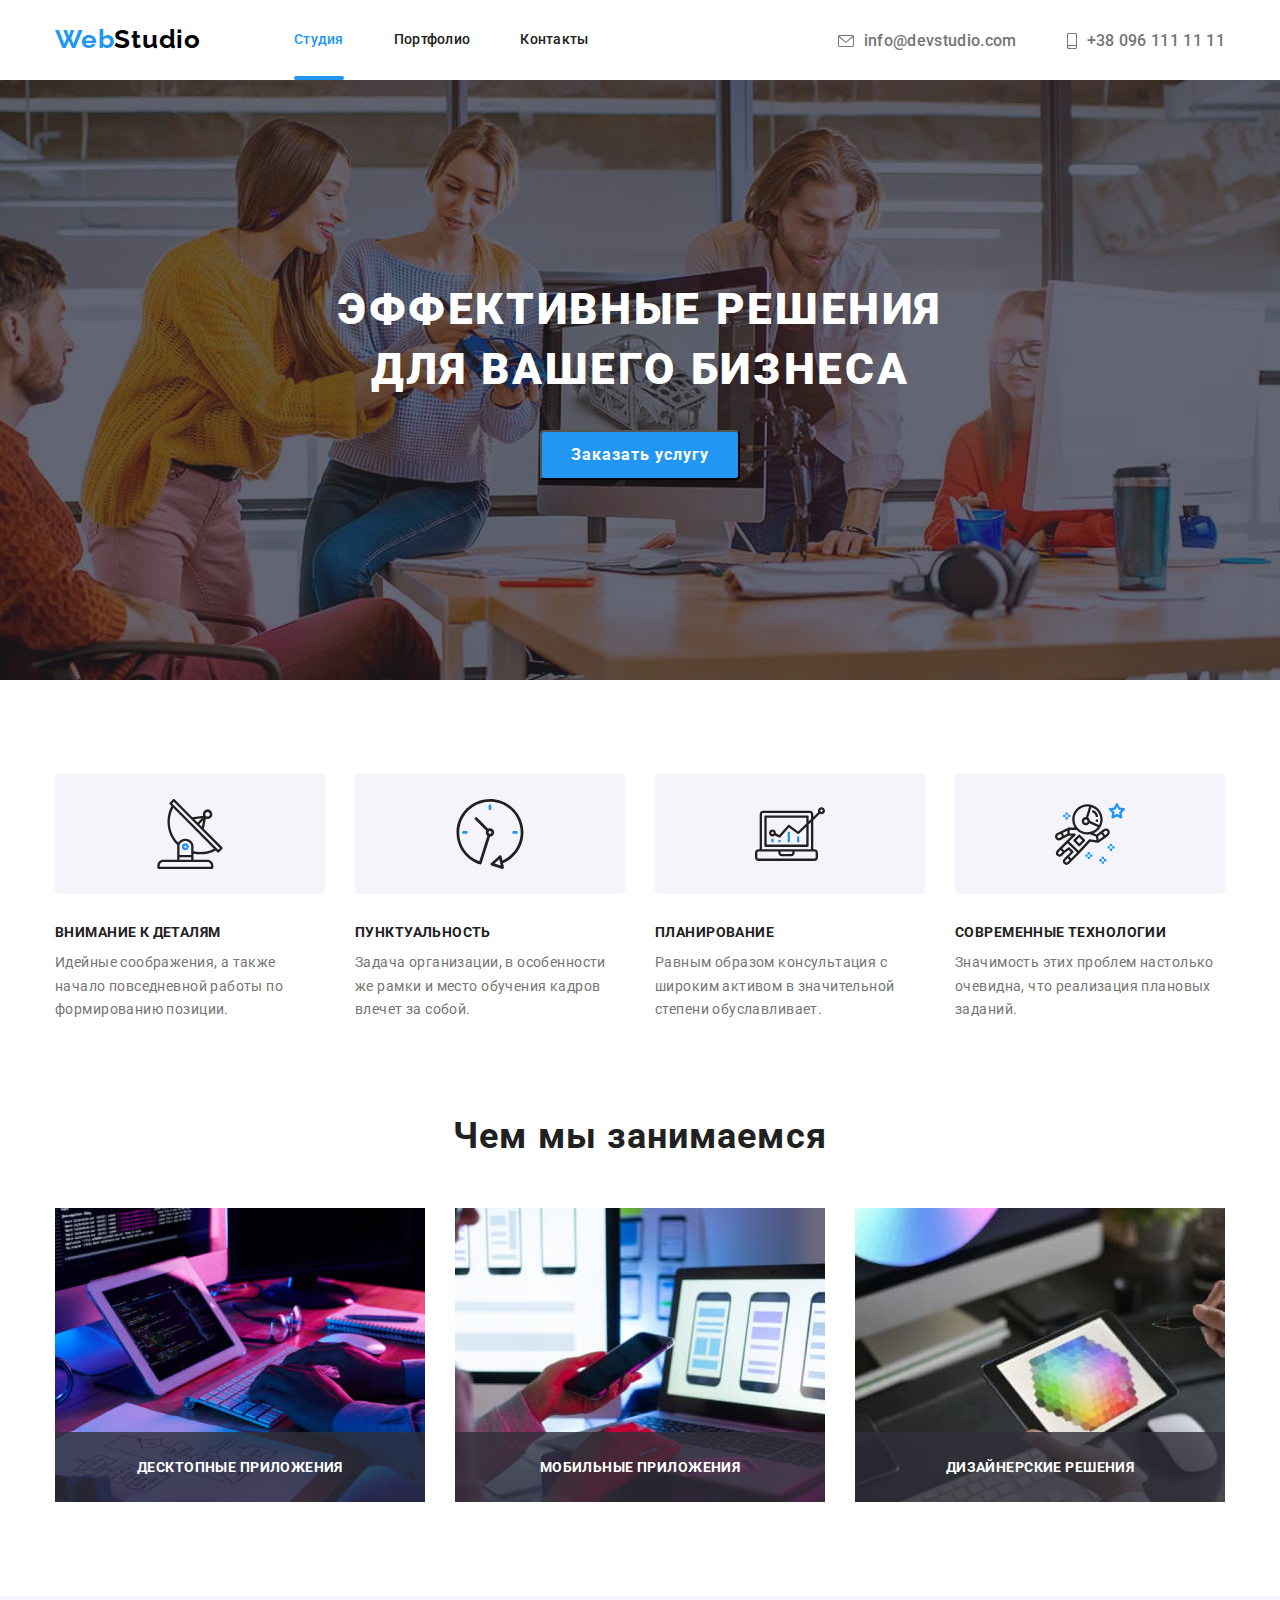
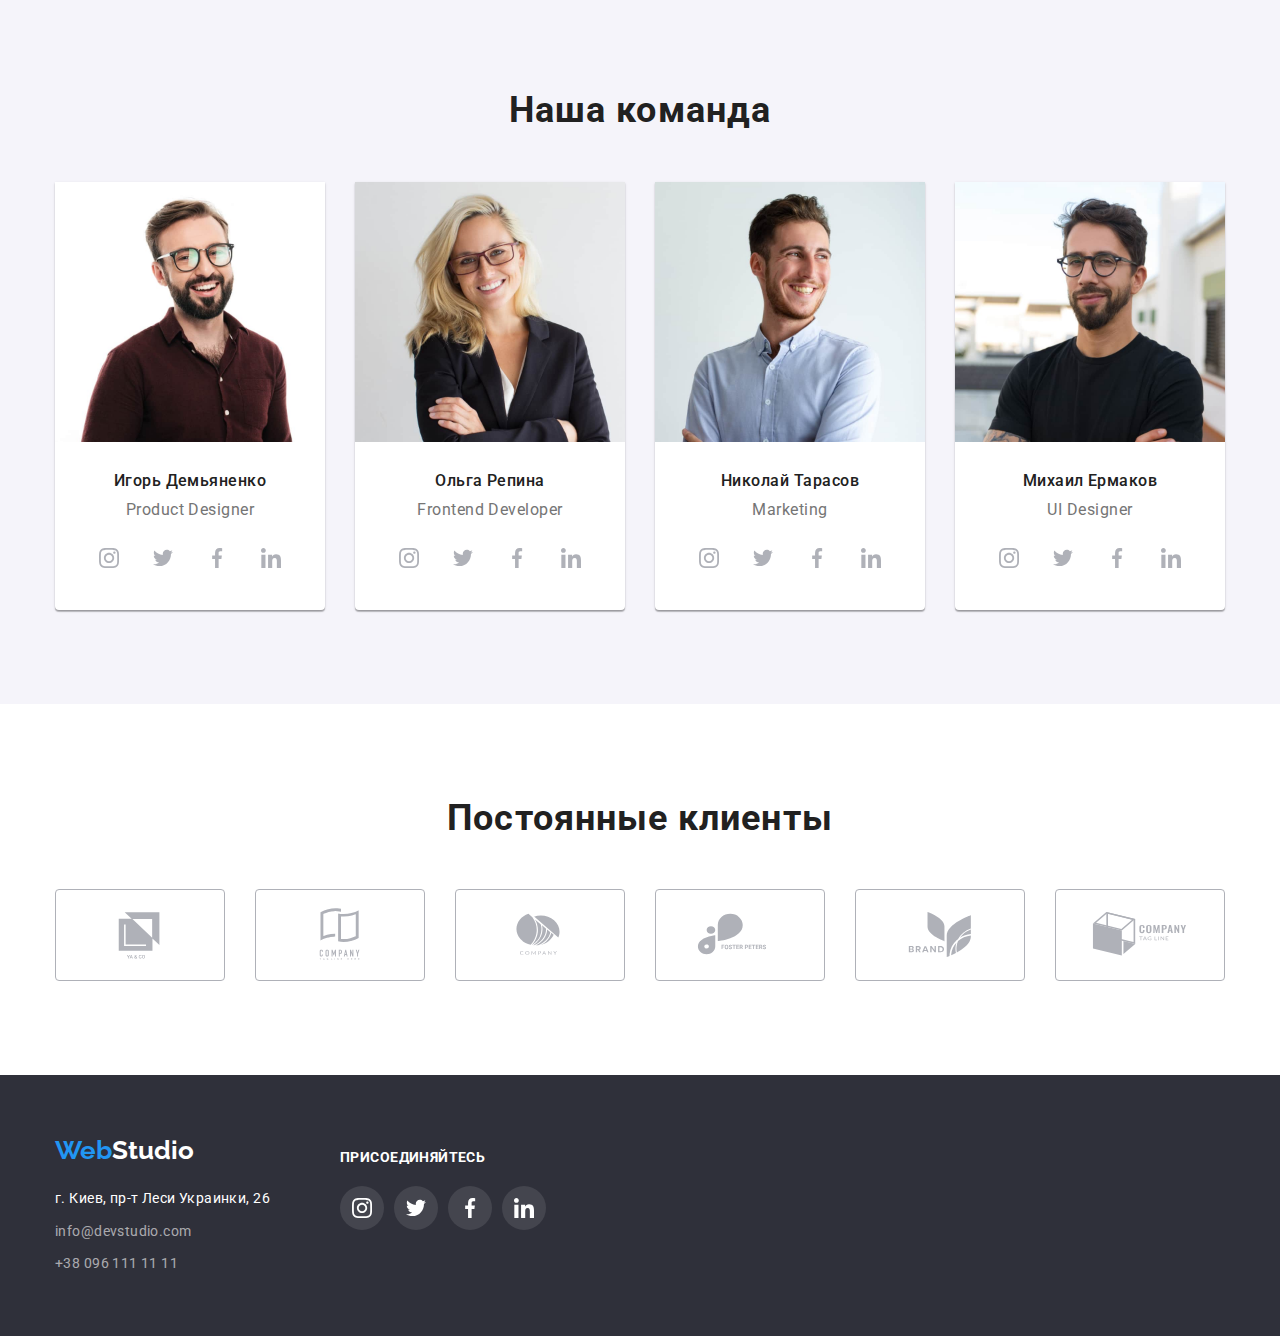
<file: index.html>
<!DOCTYPE html>
<html lang="en">
<head>
    <meta charset="UTF-8">
    <meta http-equiv="X-UA-Compatible" content="IE=edge">
    <meta name="viewport" content="width=device-width, initial-scale=1.0">
    <title>goit-markup-hw-01</title>
    <link rel="preconnect" href="https://fonts.googleapis.com">
    <link rel="preconnect" href="https://fonts.gstatic.com" crossorigin>
    <link href="https://fonts.googleapis.com/css2?family=Roboto:wght@400;500;700;900&display=swap" rel="stylesheet">
    <link href="https://fonts.googleapis.com/css2?family=Raleway:wght@700&family=Roboto:wght@400;500;700;900&display=swap"
        rel="stylesheet">
    <link rel="stylesheet" href="https://cdnjs.cloudflare.com/ajax/libs/modern-normalize/1.1.0/modern-normalize.min.css">

    <link rel="stylesheet" href="css/styles.css">
    
</head>
<body>
    <header class="header" >
                <div class="container">
                    <div class="header-box"> 
                        <nav class="nav-box">
                            <a href="./index.html" class="logo"> <span>Web</span>Studio</a>
                            <ul class="nav-list">
                                <li class="item"><a href="./index.html" class="nav-link current">Студия</a></li>
                                <li class="item"><a href="./portfolio.html" class="nav-link">Портфолио</a></li>
                                <li class="item"><a href="#" class="nav-link">Контакты</a></li>
                            </ul>
                        </nav>
                        <ul class="contact-list">
                                <li class="item">
                                    <a href="mailto:info@devstudio.com" class="contact">
                                        <svg class="envelope">
                                            <use href="./images/symbol-defs.svg#icon-envelope"></use>
                                        </svg> 
                                        info@devstudio.com
                                    </a>

                                </li>
                                <li class="item">
                                    <a href="tel:+380961111111" class="contact" >
                                        <svg class="smartphone">
                                            <use href="./images/symbol-defs.svg#icon-smartphone"></use>
                                        </svg>
                                        +38 096 111 11 11
                                    </a>

                                </li>
                        </ul>
                    </div>
                </div>
    </header>
    <main >
            <!--hero-->
            <section class="hero">
                    <div class="container" >
                        <h1 class="design-title">Эффективные решения <br> для вашего бизнеса</h1>
                        <button type="button" class="button-name" data-modal-open>Заказать услугу</button>
                    </div>
            </section>
            <!--features of work-->
            <section class="features-section" >
                <div class="container">
                    <h2 class="visually-hidden">особенности</h2>             
                        <ul class=work-flex>
                            <li class="item">
                                <div class="features-container-icon">
                                    <svg class="features-icon">
                                        <use href="./images/symbol-defs.svg#icon-antenna-1"></use>
                                    </svg>
                                </div>
                                <h3 class="work-title">Внимание к деталям</h3>
                                <p class="work-text">Идейные соображения, а также начало повседневной работы по формированию позиции.</p>
                            </li>
                            <li class="item">
                                <div class="features-container-icon">
                                    <svg class="features-icon">
                                        <use href="./images/symbol-defs.svg#icon-clock-1"></use>
                                    </svg>
                                </div>
                                <h3 class="work-title">Пунктуальность</h3>
                                <p class="work-text" >Задача организации, в особенности же рамки и место обучения кадров влечет за собой.</p>
                            </li>
                            <li class="item">
                                <div class="features-container-icon">
                                    <svg class="features-icon">
                                        <use href="./images/symbol-defs.svg#icon-diagram-1"></use>
                                    </svg>
                                </div>
                                <h3 class="work-title">Планирование</h3>
                                <p class="work-text" >Равным образом консультация с широким активом в значительной степени обуславливает.</p>
                            </li>
                            <li class="item" >
                                <div class="features-container-icon">
                                    <svg class="features-icon">
                                        <use href="./images/symbol-defs.svg#icon-astronaut-1"></use>
                                    </svg>
                                </div>
                                <h3 class="work-title">Современные технологии</h3>
                                <p class="work-text" >Значимость этих проблем настолько очевидна, что реализация плановых заданий.</p>
                            </li>
                        </ul>
                </div>
            </section>
            <!--foto-->
            <section class="section">
                <div class="container">
                    <h2 class="work-team-item">Чем мы занимаемся</h2>
                    <ul class="work-flex" >
                        <li class="item-foto">
                            <img src="images/whatwedo1.jpg" class="work-img" alt="планшет с клавиатурой" width="370">
                            <p class="foto-text">Десктопные приложения</p>
                        </li>
                        <li class="item-foto">
                            <img src="images/whatwedo2.jpg" alt="ноутбук с телефоном" width="370">
                            <p class="foto-text">Мобильные приложения</p>
                        </li>
                        <li class="item-foto">
                            <img src="images/whatwedo3.jpg" alt="планшет" width="370">
                            <p class="foto-text">Дизайнерские решения</p>
                        </li>
                    </ul>
                </div>
            </section>
            <!--team-->
            <section class="section-our-team">
                <div class="container">
                    <h2 class="our-team-item">Наша команда</h2>
                        <ul class="work-flex" >
                            <li class="team-item">
                                <img src="images/igordemyanenko.jpg" alt="фото Игоря Демьяненко" width="270">
                                <div class="container-team-item">
                                    <h3 class="work-team-name">Игорь Демьяненко</h3>
                                    <p class="work-position">Product Designer</p>
                                    <ul class="sm-flex" >
                                        <li class="sm-list">
                                            <a href="#" class="sm-icon-link">
                                                <svg class="sm-icon"  width="20" height="20" >
                                                    <use href="./images/symbol-defs.svg#icon-instagram-2"></use>
                                                </svg>
                                            </a>
                                        </li>
                                        <li class="sm-list" >
                                            <a href="#" class="sm-icon-link">
                                                <svg class="sm-icon" width="20px" height="20" >
                                                    <use href="./images/symbol-defs.svg#icon-twitter-1"></use>
                                                </svg>
                                            </a>
                                        </li>
                                        <li class="sm-list" >
                                            <a href="#" class="sm-icon-link">
                                                <svg class="sm-icon" width="20" height="20" >
                                                    <use href="./images/symbol-defs.svg#icon-facebook-1"></use>
                                                </svg>
                                            </a>
                                        </li>
                                        <li class="sm-list">
                                            <a href="#" class="sm-icon-link">
                                                <svg class="sm-icon" width="20" height="20" >
                                                    <use href="./images/symbol-defs.svg#icon-linkedin-1"></use>
                                                </svg>
                                            </a>
                                        </li>
                                    </ul>
                                </div>
                            </li>
                            <li class="team-item" >
                                <img src="images/olgarepina.jpg" alt="Ольга Репина" width="270">
                                <div class="container-team-item">
                                    <h3 class="work-team-name" >Ольга Репина</h3>
                                    <p class="work-position">Frontend Developer</p>
                                    <ul class="sm-flex">
                                        <li class="sm-list">
                                            <a href="#" class="sm-icon-link">
                                                <svg class="sm-icon" width="20" height="20">
                                                    <use href="./images/symbol-defs.svg#icon-instagram-2"></use>
                                                </svg>
                                            </a>
                                        </li>
                                        <li class="sm-list">
                                            <a href="#" class="sm-icon-link">
                                                <svg class="sm-icon" width="20px" height="20">
                                                    <use href="./images/symbol-defs.svg#icon-twitter-1"></use>
                                                </svg>
                                            </a>
                                        </li>
                                        <li class="sm-list">
                                            <a href="#" class="sm-icon-link">
                                                <svg class="sm-icon" width="20" height="20">
                                                    <use href="./images/symbol-defs.svg#icon-facebook-1"></use>
                                                </svg>
                                            </a>
                                        </li>
                                        <li class="sm-list">
                                            <a href="#" class="sm-icon-link">
                                                <svg class="sm-icon" width="20" height="20">
                                                    <use href="./images/symbol-defs.svg#icon-linkedin-1"></use>
                                                </svg>
                                            </a>
                                        </li>
                                    </ul>
                                </div>
                            </li>
                            <li class="team-item" >
                                <img src="images/nikolaytarasov.jpg" alt="Николай Тарасов" width="270">
                                <div class="container-team-item">
                                    <h3 class="work-team-name">Николай Тарасов</h3>
                                    <p class="work-position">Marketing</p>
                                    <ul class="sm-flex">
                                        <li>
                                            <a href="#" class="sm-icon-link">
                                                <svg class="sm-icon" width="20" height="20">
                                                    <use href="./images/symbol-defs.svg#icon-instagram-2"></use>
                                                </svg>
                                            </a>
                                        </li>
                                        <li>
                                            <a href="#" class="sm-icon-link">
                                                <svg class="sm-icon" width="20px" height="20">
                                                    <use href="./images/symbol-defs.svg#icon-twitter-1"></use>
                                                </svg>
                                            </a>
                                        </li>
                                        <li>
                                            <a href="#" class="sm-icon-link">
                                                <svg class="sm-icon" width="20" height="20">
                                                    <use href="./images/symbol-defs.svg#icon-facebook-1"></use>
                                                </svg>
                                            </a>
                                        </li>
                                        <li>
                                            <a href="#" class="sm-icon-link">
                                                <svg class="sm-icon" width="20" height="20">
                                                    <use href="./images/symbol-defs.svg#icon-linkedin-1"></use>
                                                </svg>
                                            </a>
                                        </li>
                                    </ul>
                                </div>
                            </li>
                            <li class="team-item" >
                                <img src="images/mikhailermakov.jpg" alt="Михаил Ермаков" width="270">
                                <div class="container-team-item">
                                    <h3 class="work-team-name" >Михаил Ермаков</h3>
                                    <p class="work-position" >UI Designer</p>
                                    <ul class="sm-flex">
                                        <li>
                                            <a href="#" class="sm-icon-link">
                                                <svg class="sm-icon" width="20" height="20">
                                                    <use href="./images/symbol-defs.svg#icon-instagram-2"></use>
                                                </svg>
                                            </a>
                                        </li>
                                        <li>
                                            <a href="#" class="sm-icon-link">
                                                <svg class="sm-icon" width="20px" height="20">
                                                    <use href="./images/symbol-defs.svg#icon-twitter-1"></use>
                                                </svg>
                                            </a>
                                        </li>
                                        <li>
                                            <a href="#" class="sm-icon-link">
                                                <svg class="sm-icon" width="20" height="20">
                                                    <use href="./images/symbol-defs.svg#icon-facebook-1"></use>
                                                </svg>
                                            </a>
                                        </li>
                                        <li>
                                            <a href="#" class="sm-icon-link">
                                                <svg class="sm-icon" width="20" height="20">
                                                    <use href="./images/symbol-defs.svg#icon-linkedin-1"></use>
                                                </svg>
                                            </a>
                                        </li>
                                    </ul>
                                </div>
                            </li>
                        </ul>
                </div>
            </section>
            <!--our custamer-->
            <section class="section">
                <div class="container">
                    <h2 class="work-team-item">Постоянные клиенты</h2>
                    <ul class="work-flex">
                        <li class="custamer-cntr" >
                                <a href="#" class="custamer-link">
                                    <svg class="custamer-icon">
                                        <use href="./images/symbol-defs.svg#icon-logoyaco"></use>
                                    </svg>
                                </a>
                        </li>
                        <li class="custamer-cntr">
                                <a href="#" class="custamer-link" >
                                    <svg class="custamer-icon">
                                        <use href="./images/symbol-defs.svg#icon-logocompanytaglinehere"></use>
                                    </svg>
                                </a>
                        </li>
                        <li class="custamer-cntr" > 
                                <a href="#" class="custamer-link">
                                    <svg class="custamer-icon">
                                        <use href="./images/symbol-defs.svg#icon-logocompane"></use>
                                    </svg>
                                </a>
                        </li>
                        <li class="custamer-cntr" >
                                <a href="#" class="custamer-link">
                                    <svg class="custamer-icon">
                                        <use href="./images/symbol-defs.svg#icon-logofoster"></use>
                                    </svg>
                                </a>
                        </li>
                        <li class="custamer-cntr" >
                                <a href="#" class="custamer-link">
                                    <svg class="custamer-icon">
                                        <use href="./images/symbol-defs.svg#icon-logobrand"></use>
                                    </svg>
                                </a>
                        </li>
                        <li class="custamer-cntr">
                            <a href="#" class="custamer-link">
                                    <svg class="custamer-icon">
                                        <use href="./images/symbol-defs.svg#icon-logocompanytagline"></use>
                                    </svg>
                                </a>
                        </li>
                    </ul>
                </div>
            </section>

    </main>
    <footer class="section-ftr" >
            <div class="container ">
                <div class="footer-box" >
                    <div class="footer-address-box">
                        <a href="./index.html" class="logo-bottom"><span >Web</span>Studio</a>
                        <address>
                            <ul class="address-list">
                                <li class="item"><a class="address-link" href="https://goo.gl/maps/XUz9GN1uXCyKH9LT6">г. Киев, пр-т Леси Украинки, 26</a></li>
                                <li class="item" ><a class="mail-tel-ftr" href="mailto:info@devstudio.com">info@devstudio.com</a></li>
                                <li class="item" ><a class="mail-tel-ftr" href="tel:+380961111111">+38 096 111 11 11</a></li>
                            </ul>
                        </address>    
                    </div>
                    <div class="join-box">
                        <p class="text-join"> присоединяйтесь</p>
                        <ul class="sm-flex-ftr">
                            <li class="item">
                                <a href="#" class="ftr-sm-icon-link" >
                                    <svg class="ftr-sm-icon" width="20" height="20" >
                                        <use href="./images/symbol-defs.svg#icon-instagram-2"></use>
                                    </svg>
                                </a>
                            </li>
                            <li class="item">
                                <a href="#" class="ftr-sm-icon-link" >
                                    <svg class="ftr-sm-icon" width="20" height="20" >
                                        <use href="./images/symbol-defs.svg#icon-twitter-1"></use>
                                    </svg>
                                </a>
                            </li>
                            <li class="item">
                                <a href="#" class="ftr-sm-icon-link">
                                    <svg class="ftr-sm-icon" width="20" height="20" >
                                        <use href="./images/symbol-defs.svg#icon-facebook-1"></use>
                                    </svg>
                                </a>
                            </li>
                            <li class="item">
                                <a href="#" class="ftr-sm-icon-link">
                                    <svg class="ftr-sm-icon" width="20" height="20">
                                        <use href="./images/symbol-defs.svg#icon-linkedin-1"></use>
                                    </svg>
                                </a>
                            </li>
                        </ul>
                    </div>
                </div>
            </div>
    </footer>

    <!--MODAL-->

  <div class="backdrop is-hidden" data-modal >
      <div class="modal">
       <button type="button" class="close-btn" data-modal-close>  
            <svg class="icon-close">
                <use href="./images/symbol-defs.svg#icon-close"> </use>
            </svg>
        </button>

      </div>

  </div>

<script src="./js/modal.js"></script>
</body>
</html>
</file>
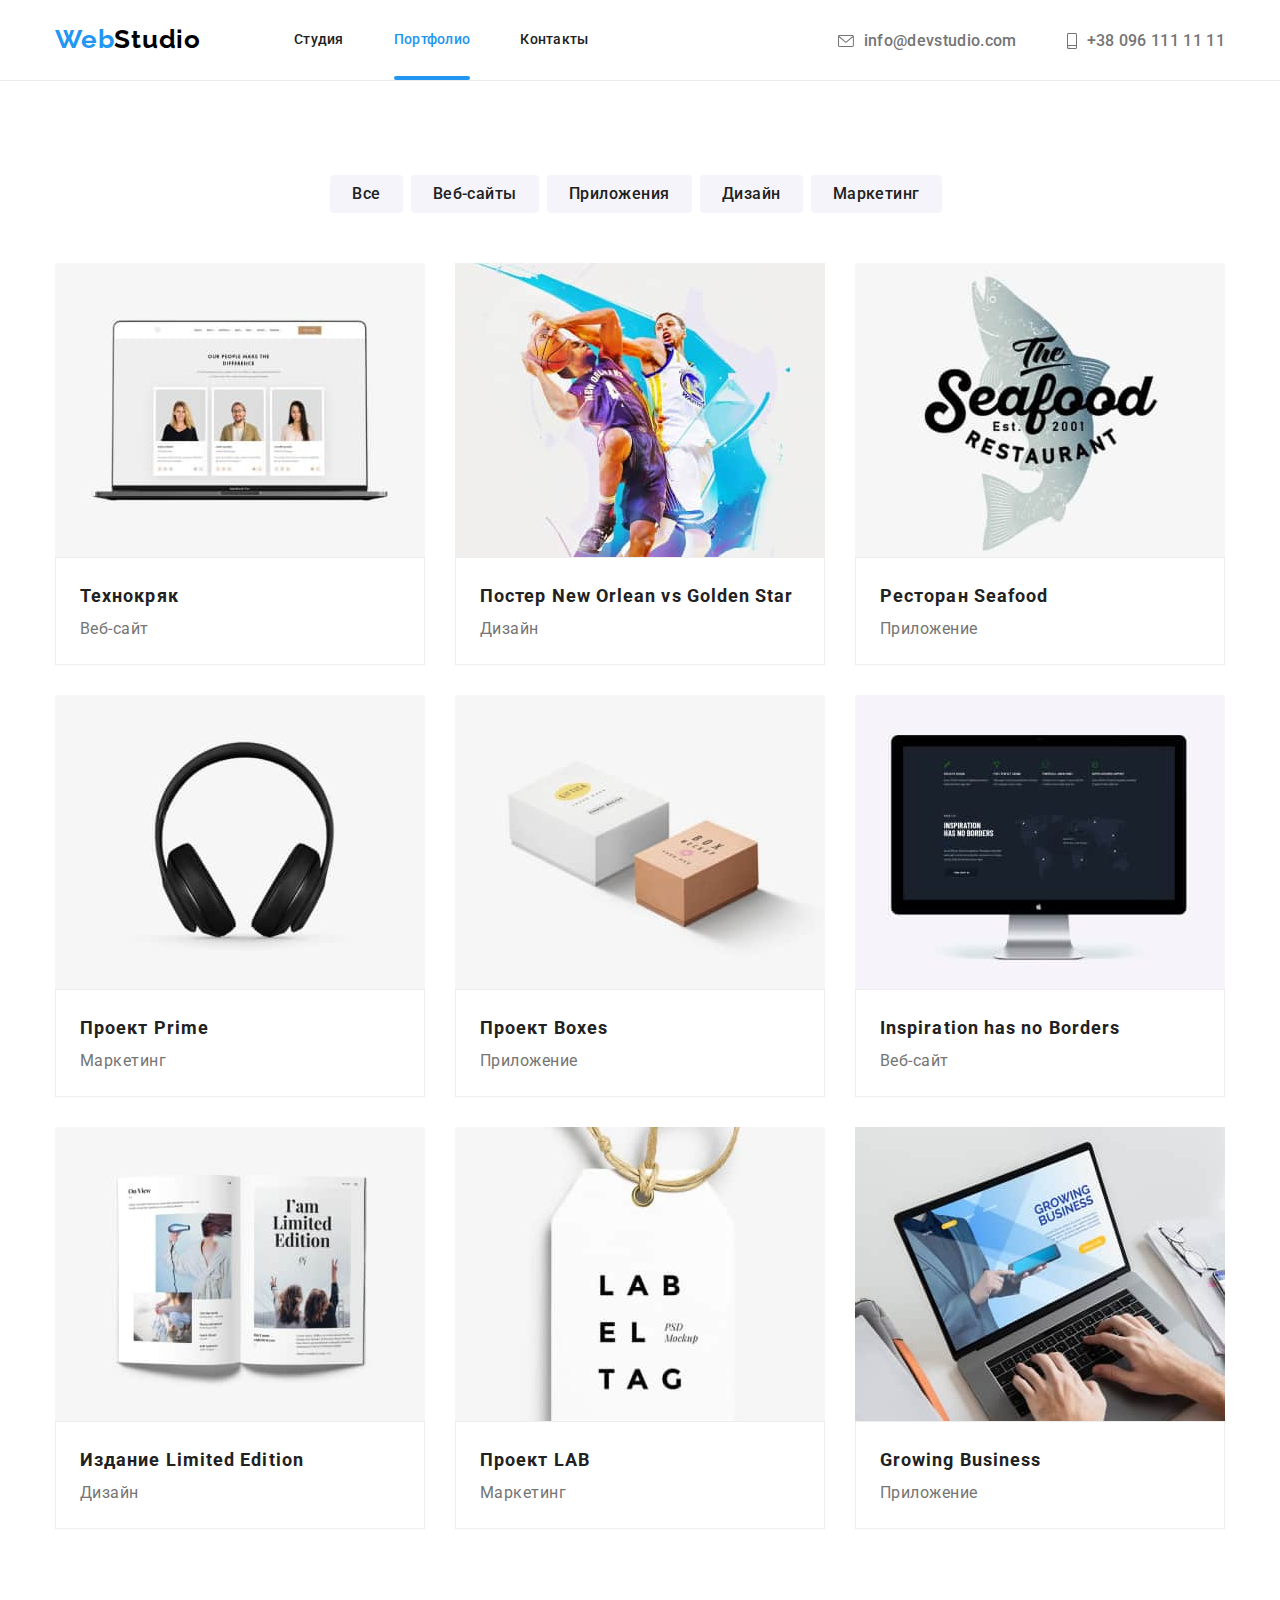
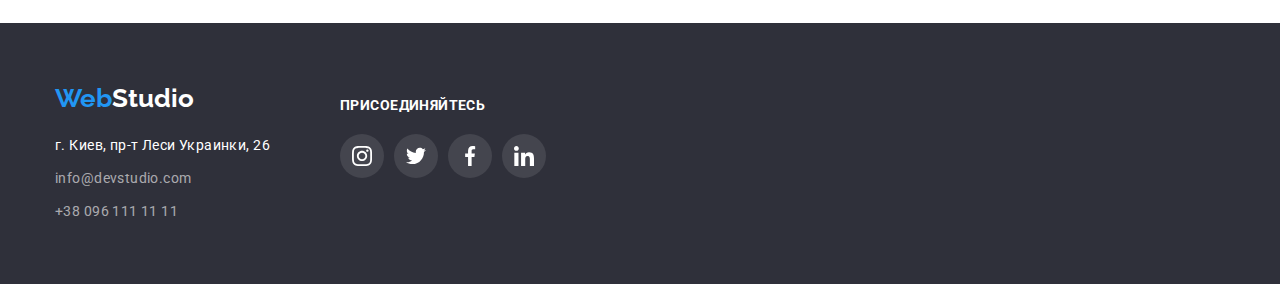
<file: portfolio.html>
<!DOCTYPE html>
<html lang="en">
<head>
    <meta charset="UTF-8">
    <meta http-equiv="X-UA-Compatible" content="IE=edge">
    <meta name="viewport" content="width=device-width, initial-scale=1.0">
    <title>Портфолио</title>
    <link rel="preconnect" href="https://fonts.googleapis.com">
    <link rel="preconnect" href="https://fonts.gstatic.com" crossorigin>
    <link href="https://fonts.googleapis.com/css2?family=Roboto:wght@400;500;700;900&display=swap" rel="stylesheet">
    <link href="https://fonts.googleapis.com/css2?family=Raleway:wght@700&family=Roboto:wght@400;500;700;900&display=swap"
        rel="stylesheet">

    <link rel="stylesheet" href="https://cdnjs.cloudflare.com/ajax/libs/modern-normalize/1.1.0/modern-normalize.min.css">
    
    <link rel="stylesheet" href="css/styles.css">
</head>
<body>
    <header class="header-portfolio">
        <div class="container border-hdr">
            <div class="header-box">
                <nav class="nav-box">
                    <a href="./index.html" class="logo"> <span>Web</span>Studio</a>
                    <ul class="nav-list">
                        <li class="item"><a href="./index.html" class="nav-link">Студия</a></li>
                        <li class="item"><a href="./portfolio.html" class="nav-link current">Портфолио</a></li>
                        <li class="item"><a href="#" class="nav-link">Контакты</a></li>
                    </ul>
                </nav>
                <ul class="contact-list">
                    <li class="item">
                        <a href="mailto:info@devstudio.com" class="contact">
                            <svg class="envelope">
                                <use href="./images/symbol-defs.svg#icon-envelope"></use>
                            </svg>
                            info@devstudio.com
                        </a>

                    </li>
                    <li class="item">
                        <a href="tel:+380961111111" class="contact">
                            <svg class="smartphone">
                                <use href="./images/symbol-defs.svg#icon-smartphone"></use>
                            </svg>
                            +38 096 111 11 11
                        </a>

                    </li>
                </ul>
            </div>
        </div>
    </header>
    <main>
        <!--buttons-->
        <section class="section">
            <div class="container">
            <ul class="button-flex">
                <li><button class="list-button-name" type="button">Все</button></li>
                <li><button class="list-button-name" type="button">Веб-сайты</button></li>
                <li><button class="list-button-name" type="button">Приложения</button></li>
                <li><button class="list-button-name" type="button">Дизайн</button></li>
                <li><button class="list-button-name" type="button">Маркетинг</button></li>
            </ul>
            <ul class="projects-box">
                    <li class="projects-tumb">
                        <div class="img-box">
                            <img src="./images/tehnokryak.jpg" alt="открытый ноутбук" width="370">
                            <p class="text-overlay">Ресурс предлагает комплексные предложения с разным уровнем функционала и сервисов. Все это позволит посетителю получить
                            исчерпывающие сведения о компании или частном лице.</p>
                        </div>
                        <div class="projects-items">
                            <h3 class="projects-name">Технокряк</h3>
                            <p class="projects-type">Веб-сайт</p>
                        </div>
                    </li>
                    <li class="projects-tumb">
                        <div class="img-box">
                            <img src="./images/NewOrleanGoldenStar.jpg" alt="два баскетболиста" width="370">
                            <p class="text-overlay">Ресурс предлагает комплексные предложения с разным уровнем функционала и сервисов. Все этопозволит посетителю получить исчерпывающие сведения о компании или частном лице.</p>
                        </div>
                        <div class="projects-items">
                            <h3 class="projects-name">Постер New Orlean vs Golden Star</h3>
                            <p class="projects-type" >Дизайн</p>
                        </div>
                    </li>
                    <li class="projects-tumb">
                        <div class="img-box">
                            <img src="./images/Seafood.jpg" alt="логотип с рыбой" width="370">
                            <p class="text-overlay">Ресурс предлагает комплексные предложения с разным уровнем функционала и сервисов. Все
                            этопозволит посетителю получить исчерпывающие сведения о компании или частном лице.</p>
                        </div>
                            <div class="projects-items">
                            <h3 class="projects-name" >Ресторан Seafood</h3>
                            <p class="projects-type" >Приложение</p>
                        </div>
                    </li>
                    <li class="projects-tumb">
                        <div class="img-box">
                            <img src="./images/Prime.jpg" alt="наушники" width="370">
                            <p class="text-overlay">Ресурс предлагает комплексные предложения с разным уровнем функционала и сервисов. Все
                            этопозволит посетителю получить исчерпывающие сведения о компании или частном лице.</p>
                        </div>
                            <div class="projects-items">
                            <h3 class="projects-name" >Проект Prime</h3>
                            <p class="projects-type" >Маркетинг</p>
                        </div>
                    </li>
                    <li class="projects-tumb">
                        <div class="img-box">
                            <img src="./images/Boxes.jpg" alt="две коробки" width="370">
                            <p class="text-overlay">Ресурс предлагает комплексные предложения с разным уровнем функционала и сервисов. Все
                            этопозволит посетителю получить исчерпывающие сведения о компании или частном лице.</p>
                        </div>
                            <div class="projects-items">
                            <h3 class="projects-name" >Проект Boxes</h3>
                            <p class="projects-type" >Приложение</p>
                        </div>
                    </li>
                    <li class="projects-tumb">
                        <div class="img-box">
                            <img src="./images/InspirationhasnoBorders.jpg" alt="монитор" width="370">
                            <p class="text-overlay">Ресурс предлагает комплексные предложения с разным уровнем функционала и сервисов. Все
                            этопозволит посетителю получить исчерпывающие сведения о компании или частном лице.</p>
                        </div>
                            <div class="projects-items">
                            <h3 class="projects-name" >Inspiration has no Borders</h3>
                            <p class="projects-type" >Веб-сайт</p>
                        </div>
                    </li>
                    <li class="projects-tumb">
                        <div class="img-box">
                            <img src="./images/LimitedEdition.jpg" alt="страница журнала" width="370">
                            <p class="text-overlay">Ресурс предлагает комплексные предложения с разным уровнем функционала и сервисов. Все
                            этопозволит посетителю получить исчерпывающие сведения о компании или частном лице.</p>
                        </div>
                        <div class="projects-items">
                            <h3 class="projects-name" >Издание Limited Edition</h3>
                            <p class="projects-type" >Дизайн</p>
                        </div>
                    </li>
                    <li class="projects-tumb">
                        <div class="img-box">
                            <img src="./images/LAB.jpg" alt="бирка" width="370">
                            <p class="text-overlay">Ресурс предлагает комплексные предложения с разным уровнем функционала и сервисов. Все
                            этопозволит посетителю получить исчерпывающие сведения о компании или частном лице.</p>
                        </div>
                        <div class="projects-items">
                            <h3 class="projects-name" >Проект LAB</h3>
                            <p class="projects-type" >Маркетинг</p>
                        </div>
                    </li>
                    <li class="projects-tumb">
                        <div class="img-box">
                            <img src="./images/GrowingBusiness.jpg" alt="две руки печатают на ноутбуке" width="370">
                            <p class="text-overlay">Ресурс предлагает комплексные предложения с разным уровнем функционала и сервисов. Все
                            этопозволит посетителю получить исчерпывающие сведения о компании или частном лице.</p>
                        </div>
                        <div class="projects-items">
                            <h3 class="projects-name" >Growing Business</h3>
                            <p class="projects-type" >Приложение</p>
                        </div>
                    </li>
            </ul>
            </div>
        </section>
    </main>
    <footer class="section-ftr">
                <div class="container ">
                    <div class="footer-box">
                        <div class="footer-address-box">
                            <a href="./index.html" class="logo-bottom"><span>Web</span>Studio</a>
                            <address>
                                <ul class="address-list">
                                    <li class="item"><a class="address-link" href="https://goo.gl/maps/XUz9GN1uXCyKH9LT6">г. Киев,
                                            пр-т Леси Украинки, 26</a></li>
                                    <li class="item"><a class="mail-tel-ftr" href="mailto:info@devstudio.com">info@devstudio.com</a>
                                    </li>
                                    <li class="item"><a class="mail-tel-ftr" href="tel:+380961111111">+38 096 111 11 11</a></li>
                                </ul>
                            </address>
                        </div>
                        <div class="join-box">
                            <p class="text-join"> присоединяйтесь</p>
                            <ul class="sm-flex-ftr">
                                <li class="item">
                                    <a href="#" class="ftr-sm-icon-link">
                                        <svg class="ftr-sm-icon" width="20" height="20">
                                            <use href="./images/symbol-defs.svg#icon-instagram-2"></use>
                                        </svg>
                                    </a>
                                </li>
                                <li class="item">
                                    <a href="#" class="ftr-sm-icon-link">
                                        <svg class="ftr-sm-icon" width="20" height="20">
                                            <use href="./images/symbol-defs.svg#icon-twitter-1"></use>
                                        </svg>
                                    </a>
                                </li>
                                <li class="item">
                                    <a href="#" class="ftr-sm-icon-link">
                                        <svg class="ftr-sm-icon" width="20" height="20">
                                            <use href="./images/symbol-defs.svg#icon-facebook-1"></use>
                                        </svg>
                                    </a>
                                </li>
                                <li class="item">
                                    <a href="#" class="ftr-sm-icon-link">
                                        <svg class="ftr-sm-icon" width="20" height="20">
                                            <use href="./images/symbol-defs.svg#icon-linkedin-1"></use>
                                        </svg>
                                    </a>
                                </li>
                            </ul>
                        </div>
                    </div>
                </div>
    </footer>
</body>
</html>
</file>
<file: css/styles.css>
body {
  font-family: 'Roboto', sans-serif;
  color: black;
  background-color: #ffffff;
}

.section{
  padding-top: 94px;
  padding-bottom: 94px;
}

.container{
  width: 1200px;
  margin: 0 auto;
  padding-left: 15px;
  padding-right: 15px;
}

ul{
  margin: 0;
  padding: 0;
  list-style: none;
}

a {
  text-decoration: none;
}

/**header**/

.header-box{
  display: flex;
  margin-bottom: -2px;
}

.nav-box {
display: flex;
}

.logo {
  display: block;
  padding-top: 24px;
  padding-bottom: 24px;
  margin-right: 93px;
  font-family: 'Raleway',
  sans-serif;
  font-weight: 700;
  font-size: 26px;
  line-height: 1.19;
  letter-spacing: 0.03em;
  color: black;
}

.logo > span {
  color: #2196f3;
}

.nav-list {
  display: flex;
}

.nav-list>.item+.item {
  margin-left: 50px;
}

.nav-link {
  position: relative;
  display: block;
  padding-top: 32px;
  padding-bottom: 32px;
  font-weight: 500;
  font-size: 14px;
  line-height: 1.14;
  letter-spacing: 0.02em;
  color: #212121;
  transition: color 250ms cubic-bezier(0.4, 0, 0.2, 1);

}

.current {
  color: #2196f3;
}


.nav-link::after{
 
  content: '';
  position: absolute;
  left: 0;
  bottom: 0;
  display: block;
  width: 100%;
  height: 4px;
  border-radius: 2px ;
  background-color:#2196f3;
  opacity: 0 ;
  transition: opacity 250ms cubic-bezier(0.4, 0, 0.2, 1);
}

.current::after {
  content: "";
  position: absolute;
  left: 0;
  bottom: 0;
  width: 100%;
  height: 4px;
  border-radius: 2px;
  background-color: #2196f3;
  opacity: 1;
  transition: opacity 250ms cubic-bezier(0.4, 0, 0.2, 1);
}

.nav-link:hover::after{
  opacity: 1;
}

.nav-link:hover,
.nav-link:focus {
  color: #2196f3;
}
.contact-list {
    display: flex;
    margin-left: auto;
}

.contact-list>.item+.item {
  margin-left: 50px;
}

.contact {
  display: flex;
  align-items: center;
  padding-top: 32px;
  padding-bottom: 32px;
  color: #757575;
  font-weight: 500;
  line-height: 1.14;
  letter-spacing: 0.02em;
  transition: color 250ms cubic-bezier(0.4, 0, 0.2, 1);
}

.contact:hover,
.contact:focus {
  color: #2196f3;
}
.envelope {
  width: 16px;
  height: 12px;
  fill: currentColor;
  margin-right: 10px;
}

.smartphone {
  width: 10px;
  height: 16px;
  fill: currentColor;
  margin-right: 10px;
}

/**MAIN**/

.hero {
  background-color: #2f303a;
  text-align: center;
  padding-top: 200px;
  padding-bottom: 200px;
  margin-right: auto;
  margin-left: auto;
  max-width: 1600px;
  height: 600px;
  background-image: 
    linear-gradient(to top, rgba(47, 48, 58, 0.4), rgba(47, 48, 58, 0.4)),
    url(../images/fototeam.jpg);
  background-repeat: no-repeat;
  background-position: center;
  background-size: cover;
}

.design-title {
  color: #ffffff;
  font-weight: 900;
  font-size: 44px;
  margin: 0px;
  text-transform: uppercase;
  line-height: 1.36;
  letter-spacing: 0.06em;
  text-align: center;
}

.button-name {
  font-family: Roboto;
  width: 200px;
  height: 50px;
  background-color: #2196f3;
  color: #ffffff;
  font-weight: 700;
  font-size: 16px;
  cursor: pointer;
  line-height: 1.87;
  letter-spacing: 0.06em;
  box-shadow: 0px 4px 4px rgba(0, 0, 0, 0.15);
  border-radius: 4px;
  margin-top: 30px;

}

.button-name:focus {
  color: #ffffff;
}
/**features of work**/
.features-section{
  padding-top: 94px;
  padding-bottom: 0px;
}
.visually-hidden {
  position: absolute;
  width: 1px;
  height: 1px;
  margin: -1px;
  border: 0;
  padding: 0;
  white-space: nowrap;
  clip-path: inset(100%);
  clip: rect(0 0 0 0);
  overflow: hidden;
}

.work-flex{
  display: flex;
  margin: 0px;
  padding: 0px;

}

.work-flex >.item + .item{
  margin-left: 30px;
}

.features-container-icon{
  width: 270px;
  height: 120px;
  background-color: #F5F4FA;
  box-sizing: border-box;
  border-radius: 4px;
  margin-bottom: 30px;
  display: flex;
  align-items: center;
  justify-content: center;
}

.features-icon{
  width: 70px;
  height: 70px;
}
.work-title {
  width: 270px;
  color: #212121;
  font-weight: 700;
  font-size: 14px;
  text-transform: uppercase;
  line-height: 1.17;
  letter-spacing: 0.03em;
  margin: 0px;
}

.work-text {
  width: 270px;
  color: #757575;
  font-weight: 400;
  font-size: 14px;
  line-height: 1.71;
  letter-spacing: 0.03em;
  margin-top: 10px;
  margin-bottom: 0px;
  

}

.work-team-item {
  color: #212121;
  font-weight: 700;
  font-size: 36px;
  text-align: center;
  line-height: 1.16;
  letter-spacing: 0.03em;
  margin-top: 0px;
  margin-bottom: 50px;
}

/**foto**/

.item-foto{
  margin-right: 30px;
  position: relative;
  width: 370px;
  height: 294px;
}
.item-foto:last-child{
  margin-right: 0px;
}


.foto-text{
  font-weight: 700;
  font-size: 14px;
  text-transform: uppercase;
  line-height: 1.17;
  letter-spacing: 0.03em;
  text-align: center;
  color: #FFFFFF;
  background-color: rgba(47, 48, 58, 0.8);
  margin: 0px;
  padding: 27px 0px;
  display: block;
  position: absolute;
  bottom: 0;
  right: 0;
  width: 100%;

}


/**team**/
.section-our-team{
  background-color: #F5F4FA;
  padding-top: 94px;
  padding-bottom: 94px;

}

.our-team-item{
  color: #212121;
  font-weight: 700;
  font-size: 36px;
  text-align: center;
  line-height: 1.16;
  letter-spacing: 0.03em;
  margin-top: 0px;
  margin-bottom: 50px;
}

.team-item{
  margin-right: 30px;
  background: #FFFFFF;
  box-shadow: 0px 1px 3px rgba(0, 0, 0, 0.12),
  0px 1px 1px rgba(0, 0, 0, 0.14),
  0px 2px 1px rgba(0, 0, 0, 0.2);
  border-radius: 0px 0px 4px 4px;
}

.team-item:last-child{
  margin-right: 0px;
}

.container-team-item{
  padding-top: 30px;
  padding-bottom: 30px;
}

.work-team-name {
  color: #212121;
  font-weight: 500;
  font-size: 16px;
  line-height: 1.18;
  letter-spacing: 0.03em;
  text-align: center;
  margin: 0px 0px 10px 0px;
}

.work-position {
  color: #757575;
  font-weight: 400;
  font-size: 16px;
  line-height: 1.18;
  letter-spacing: 0.03em;
  text-align: center;
  margin: 0;
}

/**team social media**/

.sm-flex {
  display: flex;
  margin: 0px;
  padding: 0px;
  justify-content: center;
  align-items: center;
  margin-top: 16px;
}

.sm-flex li{
  margin-right: 10px;
}

.sm-flex li:last-child{
  margin-right: 0px;
}


.sm-icon-link{
  width: 44px;
  height: 44px;
  display: flex;
  align-items: center;
  justify-content: center;
  border-radius: 50px;
  transition: 
  color 250ms cubic-bezier(0.4, 0, 0.2, 1),
  background-color 250ms cubic-bezier(0.4, 0, 0.2, 1);
}

.sm-icon {
  fill: #AFB1B8;
}

.sm-icon-link:hover,
.sm-icon-link:focus {
    background-color: #2196f3;
  }

.sm-icon-link:hover .sm-icon,
.sm-icon-link:focus .sm-icon{

  fill: #ffffff;
}



/**ouer custamers**/

.custamer-cntr{
  Width: 170px;
  Height: 92px;
  margin-right: 30px;
}

.custamer-cntr:last-child{
  margin-right: 0px;
}

.custamer-link{
  Width: 170px;
  Height: 92px;
  border: 1px solid #AFB1B8;
  box-sizing: border-box;
  border-radius: 4px;
  display: flex;
  align-items: center;
  justify-content: center;
  color: #AFB1B8;
  transition: 
  color 250ms cubic-bezier(0.4, 0, 0.2, 1),
  border-color 250ms cubic-bezier(0.4, 0, 0.2, 1);
}

.custamer-icon{
fill: currentColor;
Width: 106px;
Height: 60px;
}

.custamer-link:hover,
.custamer-link:focus{
  border-color: #2196f3;
}

.custamer-link:hover .custamer-icon,
.custamer-link:focus .custamer-icon{
  fill: #2196f3;
}

/**footer**/

.section-ftr {
  background-color: #2F303A;
  padding-top: 60px;
  padding-bottom: 60px;
}

.footer-box{
  display: flex;
}

.footer-address-box{
  margin-right: 70px;
}

.logo-bottom{
  color: #ffffff;
  font-family: 'Raleway', sans-serif;
  font-weight: 700;
  font-size: 26px;
  line-height: 1.2;
  display: block;
  margin-bottom: 20px;
}

.logo-bottom>span {
  color:#2196f3;
}

.address-list>.item+.item {
  margin-top: 9px;
}

address {
  font-style: normal;
}


.address-link {
  color: #ffffff;
  font-weight: 400;
  font-size: 14px;
  line-height: 1.71;
  letter-spacing: 0.03em;
  transition: color 250ms cubic-bezier(0.4, 0, 0.2, 1);

}

.address-link:hover,
.address-link:focus {
  color: #2196f3;
}


.mail-tel-ftr {
  font-weight: 400;
  font-size: 14px;
  color: rgba(255, 255, 255, 0.6);
  line-height: 1.71;
  letter-spacing: 0.03em;
  transition: color 250ms cubic-bezier(0.4, 0, 0.2, 1);
}

.mail-tel-ftr:hover,
.mail-tel-ftr:focus {
  color: #2196f3;
}

/** join and social media**/

.join-box{
  margin-top: 15px;
  color: #ffffff;;
  }


.text-join{
  font-weight: 700;
  font-size: 14px;
  text-transform: uppercase;
  line-height: 1.14;
  letter-spacing: 0.03em;
 margin: 0;
}

.sm-flex-ftr {
  display: flex;
  margin: 0px;
  padding: 0px;
  justify-content:flex-start ;
  align-items: center;
  margin-top: 20px;
}

.ftr-sm-icon-link {
  width: 44px;
  height: 44px;
  display: flex;
  align-items: center;
  justify-content: center;
  border-radius: 50px;
  background-color: rgba(255, 255, 255, 0.1 );
  transition: 
  color 250ms cubic-bezier(0.4, 0, 0.2, 1),
  background-color 250ms cubic-bezier(0.4, 0, 0.2, 1);

}
 
.sm-flex-ftr li{
  margin-right: 10px;
}

.sm-flex-ftr li:last-child {
  margin-right: 0px;
}

.ftr-sm-icon{
  fill: #FFFFFF;
}

.ftr-sm-icon-link:hover,
.ftr-sm-icon-link:focus {
  background: #2196f3;
}

.ftr-sm-icon-link:hover .sm-icon,
.ftr-sm-icon-link:focus .sm-icon {
  fill: #ffffff;
}




/** PORTFOLIO**/

.header-portfolio{
border-bottom: 1px solid #ECECEC;
}

.container-btn{
    width: 1200px;
    margin: auto;
    margin-bottom: 50px;
    padding-left: 15px;
    padding-right: 15px;
}

.button-flex{
  display: flex;
  justify-content: center;
  margin-bottom: 50px;

}

.button-flex li{
margin-right: 8px;
}

.list-button-name {
  font-family: Roboto;
  color: #212121;
  background-color: #f5f4fa;
  font-weight: 500;
  font-size: 16px;
  cursor: pointer;
  border: none;
  line-height: 1.62;
  letter-spacing: 0.03em;
  border-radius: 4px;
  padding: 6px 22px 6px 22px;
  transition: 
  color 250ms cubic-bezier(0.4, 0, 0.2, 1),
  background-color 250ms cubic-bezier(0.4, 0, 0.2, 1),
  box-shadow 250ms cubic-bezier(0.4, 0, 0.2, 1);
}

.list-button-name:hover,
.list-button-name:focus {
  background-color: #2196f3;
  color: #ffffff;
  box-shadow: 0px 1px 3px rgba(0, 0, 0, 0.12),
  0px 1px 1px rgba(0, 0, 0, 0.14),
  0px 2px 1px rgba(0, 0, 0, 0.2);
}


.projects-box {
  display: flex;
  flex-wrap: wrap;
  transition: box-shadow 250ms cubic-bezier(0.4, 0, 0.2, 1);
}

.projects-tumb{
  margin-left: 30px;
  margin-bottom: 30px;
}

.projects-tumb:nth-child(3n + 1) {
  margin-left: 0;
}

.projects-tumb:nth-last-child(-n + 3) {
  margin-bottom: 0;
  
}

.img-box{
  position: relative;
  width: 370px;
  height: 294px;
  overflow: hidden;
}

.text-overlay{
  position: absolute;
  top: 0;
  left: 0;
  font-weight: 400;
  font-size: 18px;
  line-height: 1.55;
  letter-spacing: 0.03em;
  color: #FFFFFF;
  background-color: rgba(33, 150, 243, 0.9);
  text-align:left;
  margin: 0px;
  padding: 63px 24px;
  display: block;
  width: 100%;
  height: 100%;

  transform: translateY(100%);
  transition: 
  transform 250ms cubic-bezier(0.4, 0, 0.2, 1);

}


.projects-box li:hover{
box-shadow: 
0px 4px 4px rgba(0, 0, 0, 0.25);
cursor: pointer;
}

.projects-tumb:hover .text-overlay{
transform: translateY(0);
}


 
img{
  display: block;
}

.projects-items{
  padding: 20px 24px ;
  border: 1px solid #EEEEEE;
}

.projects-name {
  color: #212121;
  font-weight: 700;
  font-size: 18px;
  line-height: 2;
  letter-spacing: 0.06em;
  margin: 0;
}

.projects-type {
  color: #757575;
  font-weight: 400;
  font-size: 16px;
  line-height: 1.87;
  letter-spacing: 0.03em;
  margin: 0;

}

/** MODAL**/
.backdrop{
  position: fixed;
  background-color: rgba(0, 0, 0, 0.2);
  top: 0;
  left: 0;
  width: 100%;
  height: 100%;
}

.backdrop.is-hidden{
  opacity:0;
  pointer-events: none;
}

.modal{
  position: absolute;
  top: 50%;
  left: 50%;
  transform: translate(-50%, -50%);
  width: 528px ;
  height: 521px ;
  background-color: #FFFFFF;
  border-radius: 4px;

}

.close-btn{
  position: absolute;
  right: 8px;
  top: 8px;
  width: 30px;
  height: 30px;
  padding: 6px;
  border-radius: 50%;
  border: 1 px solid rgba(0, 0, 0, 0.1);
  background-color: #FFFFFF;
  
}

.icon-close{
  width: 18px;
  height: 18px;
  display: block;
}
</file>
